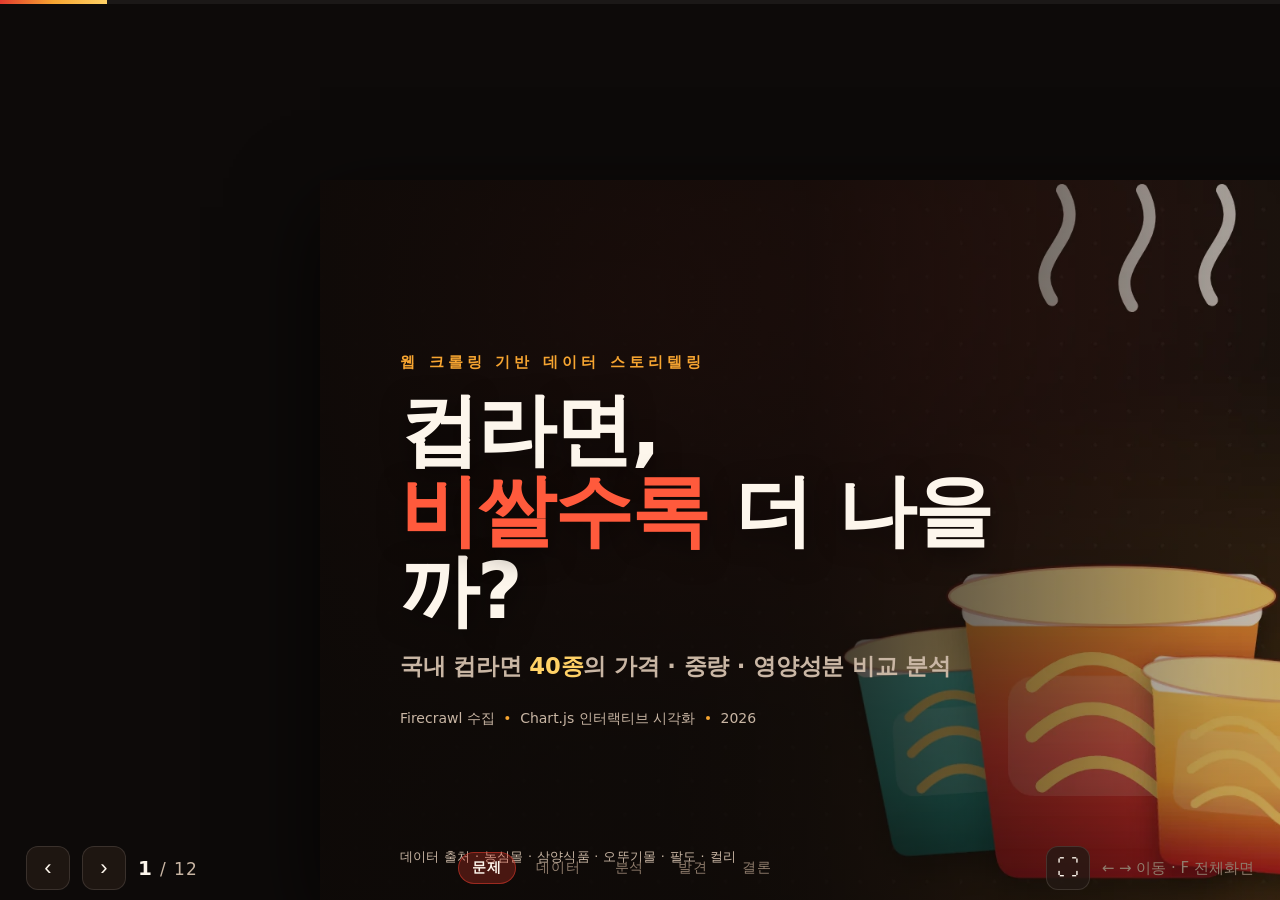
<file: index.html>
<!DOCTYPE html>
<html lang="ko">
<head>
<meta charset="UTF-8" />
<meta name="viewport" content="width=device-width, initial-scale=1.0" />
<title>컵라면, 비쌀수록 더 나을까? · 웹 크롤링 기반 컵라면 가격·영양성분 분석</title>
<link rel="stylesheet" href="css/style.css" />
</head>
<body>
<div class="stage" id="stage">
  <div class="deck" id="deck">

    <!-- 1. COVER (문제 제기) -->
    <section class="slide cover" data-slide="0">
      <img class="cover-bg" src="assets/generated/flow-cover-hero.webp" alt="컵라면과 데이터 시각화를 결합한 히어로 이미지" />
      <div class="cover-scrim"></div>
      <div class="cover-grid">
        <div class="cover-text">
          <div class="eyebrow">웹 크롤링 기반 데이터 스토리텔링</div>
          <h1>컵라면,<br /><span class="hl">비쌀수록</span> 더 나을까?</h1>
          <p class="cover-sub">국내 컵라면 <b>40종</b>의 가격 · 중량 · 영양성분 비교 분석</p>
          <div class="cover-meta">
            <span>Firecrawl 수집</span><span class="dot"></span>
            <span>Chart.js 인터랙티브 시각화</span><span class="dot"></span>
            <span>2026</span>
          </div>
        </div>
      </div>
      <div class="cover-foot">데이터 출처 · 농심몰 · 삼양식품 · 오뚜기몰 · 팔도 · 컬리</div>
    </section>

    <!-- 2. WHY (문제) -->
    <section class="slide" data-slide="1">
      <header class="s-head"><span class="kicker">01 · 문제 제기</span><h2>왜 컵라면 가격·영양인가?</h2></header>
      <div class="why-layout">
        <div class="asset-frame" data-anim="scale">
          <img class="asset-img" src="assets/generated/flow-problem-shelf.webp" alt="다양한 컵라면이 진열된 편의점 선반 일러스트" />
        </div>
        <div class="why-cards">
          <div class="why-card reveal" style="--d:1">
            <div class="why-num count" data-target="40" data-suffix="종">0</div>
            <div class="why-label">수집한 컵라면 제품</div>
            <p>편의점·온라인에서 가장 흔히 사는 한 끼.</p>
          </div>
          <div class="why-card reveal" style="--d:2">
            <div class="why-num">1,080–2,180<span class="unit">원</span></div>
            <div class="why-label">개당 판매가 범위</div>
            <p>같은 1,000원대여도 담긴 양과 영양은 다르다.</p>
          </div>
          <div class="why-card reveal" style="--d:3">
            <div class="why-num">2.3<span class="unit">배</span></div>
            <div class="why-label">100g당 가격 최대 차이</div>
            <p>비싼 제품이 꼭 더 “가성비”라는 보장은 없다.</p>
          </div>
        </div>
      </div>
      <div class="q-strip reveal" style="--d:4">
        <span class="q-title">이번 분석의 질문</span>
        <span class="q">Q1. 가격이 비쌀수록 양이 많을까?</span>
        <span class="q">Q2. 가격이 비쌀수록 열량·단백질도 높을까?</span>
        <span class="q">Q3. 브랜드·국물형/볶음형에 따라 영양은 어떻게 다를까?</span>
      </div>
    </section>

    <!-- 3. DATA COLLECTION (데이터) -->
    <section class="slide" data-slide="2">
      <header class="s-head"><span class="kicker">02 · 데이터 수집</span><h2>Firecrawl로 5개 사이트, 후보 <b class="hl2">282건</b> 수집</h2></header>
      <div class="two-chart">
        <div class="panel" data-anim="left">
          <h3 class="panel-title">수집 파이프라인 <em>Web → Crawl → Clean</em></h3>
          <img class="asset-img inpanel" src="assets/generated/flow-data-pipeline.webp" alt="웹에서 크롤링해 정제 데이터로 만드는 흐름 일러스트" />
        </div>
        <div class="panel reveal" style="--d:1">
          <h3 class="panel-title">사이트별 수집 후보 수 <em>건</em></h3>
          <div class="chart-box" style="height:230px"><canvas id="chartSources"></canvas></div>
          <p class="chart-note">수집 후보 <b>282건</b> → 컵라면만 골라 <b>40종</b>으로 정제</p>
        </div>
      </div>
      <div class="chips-row reveal" style="--d:2">
        <span class="chips-t">수집 변수</span>
        <p class="chips"><span>브랜드</span><span>제품명</span><span>중량</span><span>가격</span><span>묶음수량</span><span>개당가격</span><span>열량</span><span>나트륨</span><span>탄수화물</span><span>당류</span><span>지방</span><span>단백질</span><span>소컵/큰컵</span><span>국물/볶음</span><span>출처 URL</span></p>
      </div>
      <p class="note reveal" style="--d:3">원칙 · 동일 제품 중복 제거 · 확인 불가 값은 추정 없이 <b>null</b> · 모든 값에 <b>출처 URL</b> 보존</p>
    </section>

    <!-- 4. DATASET OVERVIEW (분석 준비) -->
    <section class="slide" data-slide="3">
      <header class="s-head"><span class="kicker">03 · 데이터셋</span><h2>정제된 분석 데이터셋</h2></header>
      <div class="ov-grid">
        <div class="panel reveal" style="--d:0">
          <h3 class="panel-title">브랜드별 제품 수 <em>종</em></h3>
          <div class="chart-box" style="height:290px"><canvas id="chartBrands"></canvas></div>
          <p class="chart-note">4개 브랜드 <b>40종</b> · 가격·중량 32종, 영양성분 14종 보유</p>
        </div>
        <div class="ov-stats">
          <div class="stat reveal" style="--d:1"><span class="stat-v count" data-target="40">0</span><span class="stat-l">분석 제품 수</span></div>
          <div class="stat reveal" style="--d:2"><span class="stat-v count" data-target="32">0</span><span class="stat-l">가격·중량 보유</span></div>
          <div class="stat reveal" style="--d:3"><span class="stat-v count" data-target="14">0</span><span class="stat-l">영양성분 보유</span></div>
          <div class="stat reveal" style="--d:4"><span class="stat-v">103<span class="unit">g</span></span><span class="stat-l">평균 중량</span></div>
        </div>
      </div>
      <div class="qa-strip reveal" style="--d:5"><span class="qa-t">질문 A–G → 결과</span><span class="qa-chip"><b>A</b>가격↔중량 약함(r0.41)</span><span class="qa-chip"><b>B</b>가격↔열량 약함(r0.41)</span><span class="qa-chip"><b>C</b>브랜드 가격차 ~200원</span><span class="qa-chip"><b>D</b>팔도 나트륨 +30%</span><span class="qa-chip"><b>E</b>중량↔나트륨 강함(r0.71)</span><span class="qa-chip"><b>F</b>국물 나트륨↑·볶음 당류↑</span><span class="qa-chip"><b>G</b>최저 1,005원/100g</span></div>
    </section>

    <!-- 5. PRICE ANALYSIS (발견) -->
    <section class="slide" data-slide="4">
      <header class="s-head"><span class="kicker">04 · 분석 — 가격</span><h2>브랜드별 가격 — 큰 차이는 없다</h2></header>
      <div class="two-chart">
        <div class="panel reveal" style="--d:0">
          <h3 class="panel-title">평균 개당가격 <em>원</em></h3>
          <div class="chart-box" style="height:250px"><canvas id="chartPrice"></canvas></div>
          <p class="chart-note"><span class="qbadge">Q3</span>평균 1,353~1,550원 · 차이는 <b>약 200원</b>뿐</p>
        </div>
        <div class="panel reveal" style="--d:1">
          <h3 class="panel-title">평균 100g당 가격 <em>원/100g</em></h3>
          <div class="chart-box" style="height:250px"><canvas id="chartPrice100"></canvas></div>
          <p class="chart-note">용량 기준으론 <b>농심이 가장 비싸다</b> (1,797원/100g)</p>
        </div>
      </div>
      <div class="insight-row reveal" style="--d:2">
        <div class="insight"><span class="insight-k">개당</span>브랜드 평균 격차 <b>약 200원</b></div>
        <div class="insight"><span class="insight-k">100g당</span>삼양 1,324 &lt; 오뚜기 1,542 &lt; <b>농심 1,797</b></div>
      </div>
    </section>

    <!-- 6. QUANTITY VS PRICE -->
    <section class="slide" data-slide="5">
      <header class="s-head"><span class="kicker">04 · 분석 — 가격 × 중량</span><h2>가격이 높다고 양이 많은 건 아니다</h2></header>
      <div class="split">
        <div class="panel reveal" style="--d:0">
          <h3 class="panel-title">가격 × 중량 분포 <em>32개 제품</em></h3>
          <div class="chart-box" style="height:300px"><canvas id="chartPriceWeight"></canvas></div>
          <p class="chart-note"><span class="qbadge">Q1</span>상관 <b>r = 0.41</b> · 같은 1,400원대에서 중량이 2배 이상 벌어진다</p>
        </div>
        <div class="side-facts">
          <div class="asset-frame small" data-anim="right">
            <img class="asset-img" src="assets/generated/flow-size-comparison.webp" alt="작은 컵과 큰 컵의 크기 비교 일러스트" />
          </div>
          <div class="big-r reveal" style="--d:2"><span class="big-r-v">r = 0.41</span><span class="big-r-l">Pearson 상관 (n=31, 이상치 1개 제외)</span></div>
          <ul class="facts reveal" style="--d:2">
            <li>1,400원대 중량 <b>62g~134g</b>로 2배 이상 차이</li>
            <li>1000원당 중량 최고 · <b>삼양 큰컵 짜짜로니</b> 99.5g</li>
            <li>1000원당 최저권 · 소컵(62~67g) 제품</li>
          </ul>
        </div>
      </div>
    </section>

    <!-- 7. CALORIES -->
    <section class="slide" data-slide="6">
      <header class="s-head"><span class="kicker">04 · 분석 — 열량</span><h2>열량은 280~575kcal 구간</h2></header>
      <div class="split">
        <div class="panel reveal" style="--d:0">
          <h3 class="panel-title">제품별 1회 제공 열량 <em>kcal</em></h3>
          <div class="chart-box" style="height:360px"><canvas id="chartKcal"></canvas></div>
          <p class="chart-note">최저 <b>280kcal</b>(컵 불닭볶음면) ~ 최고 <b>575kcal</b>(4가지치즈불닭) · 대부분 400~500kcal</p>
        </div>
        <div class="side-facts">
          <div class="panel reveal" style="--d:1">
            <h3 class="panel-title">가격 × 열량 분포 <em>n=5</em></h3>
            <div class="chart-box" style="height:300px"><canvas id="chartPriceKcal"></canvas></div>
            <p class="chart-note"><span class="qbadge">Q2</span>가격이 비쌀수록 열량도 약간 높다 <b>r = 0.41</b> (표본 작음 · 참고용)</p>
          </div>
        </div>
      </div>
    </section>

    <!-- 8. SODIUM -->
    <section class="slide" data-slide="7">
      <header class="s-head"><span class="kicker">04 · 분석 — 나트륨</span><h2>나트륨 — 중량과 함께 증가</h2></header>
      <div class="two-chart">
        <div class="panel reveal" style="--d:0">
          <h3 class="panel-title">브랜드별 평균 나트륨 <em>mg</em></h3>
          <div class="chart-box" style="height:240px"><canvas id="chartSodiumBrand"></canvas></div>
          <p class="chart-note"><span class="qbadge">Q4</span>팔도 <b>1,516mg</b> &gt; 삼양 1,166mg (<b>+30%</b>)</p>
        </div>
        <div class="panel reveal" style="--d:1">
          <h3 class="panel-title">중량 × 나트륨 분포 <em>n=5</em></h3>
          <div class="chart-box" style="height:240px"><canvas id="chartWeightSodium"></canvas></div>
          <p class="chart-note"><span class="qbadge">Q5</span>중량↑ → 나트륨↑ <b>r = 0.71</b> (삼양 5종)</p>
        </div>
      </div>
      <p class="note reveal" style="--d:2">중량이 커지면 나트륨도 함께 커지는 경향(상관관계)이며, 인과관계로 해석해서는 안 됩니다.</p>
    </section>

    <!-- 9. SOUP VS STIR-FRIED -->
    <section class="slide" data-slide="8">
      <header class="s-head"><span class="kicker">04 · 분석 — 유형</span><h2>국물형은 나트륨, 볶음형은 당류</h2></header>
      <div class="two-chart">
        <div class="panel" data-anim="left">
          <h3 class="panel-title">국물형 vs 볶음형 <em>editorial</em></h3>
          <img class="asset-img inpanel" src="assets/generated/flow-soup-vs-stir.webp" alt="국물형과 볶음형 컵라면을 좌우로 비교한 일러스트" />
        </div>
        <div class="panel reveal" style="--d:1">
          <h3 class="panel-title">영양소 평균 비교 <em>g</em></h3>
          <div class="chart-box" style="height:250px"><canvas id="chartCategory"></canvas></div>
          <p class="chart-note"><span class="qbadge">Q6</span>볶음형 당류가 국물형의 <b>약 2.3배</b> · 탄수화물·단백질은 비슷</p>
        </div>
      </div>
      <div class="insight-row reveal" style="--d:2">
        <div class="insight"><span class="insight-k">나트륨</span>국물형 <b>1,612mg</b> &gt; 볶음형 1,230mg (<b>+31%</b>)</div>
        <div class="insight"><span class="insight-k">당류</span>볶음형 <b>10.0g</b> &gt; 국물형 4.3g (<b>×2.3</b>)</div>
      </div>
    </section>

    <!-- 10. BEST VALUE -->
    <section class="slide" data-slide="9">
      <header class="s-head"><span class="kicker">05 · 발견 — 가성비</span><h2>“가성비”는 100g당 가격으로 본다</h2></header>
      <div class="panel wide reveal" style="--d:0">
        <h3 class="panel-title">100g당 가격 랭킹 — 낮을수록 용량 대비 저렴 <em>원/100g</em></h3>
        <div class="chart-box" style="height:270px">        <canvas id="chartValue"></canvas></div>
        <p class="chart-note"><span class="qbadge">Q7</span>최저 <b>1,005원</b> ↔ 최고 <b>2,307원</b> · 같은 1,000원대에서도 <b>약 2.3배</b> 차이</p>
      </div>
      <div class="insight-row reveal" style="--d:1">
        <div class="insight"><span class="insight-k">최저</span>삼양 큰컵 짜짜로니 <b>1,005원/100g</b></div>
        <div class="insight"><span class="insight-k">최고</span>농심 너구리컵 <b>2,307원/100g</b></div>
      </div>
    </section>

    <!-- 11. KEY INSIGHTS (발견) -->
    <section class="slide" data-slide="10">
      <header class="s-head"><span class="kicker">06 · 핵심 발견</span><h2>분석이 말해주는 것</h2></header>
      <div class="key-banner reveal" style="--d:0">가격은 품질의 지표가 아니었다 — <b>중량·나트륨은 따로 봐야 한다</b></div>
      <div class="key-grid">
        <div class="key-card reveal" style="--d:1"><span class="key-i">01</span><h3>가격 ≠ 용량</h3><p>가격×중량 상관 <b>r=0.41</b>. 비싼 컵라면이 항상 더 많지는 않습니다.</p></div>
        <div class="key-card reveal" style="--d:2"><span class="key-i">02</span><h3>100g당 가격이 핵심</h3><p>같은 1,000원대에서 100g당 가격이 <b>최대 2.3배</b> 차이납니다.</p></div>
        <div class="key-card reveal" style="--d:3"><span class="key-i">03</span><h3>국물형은 나트륨 ↑</h3><p>국물형 <b>1,612mg</b> vs 볶음형 1,230mg. 국물까지 마시면 차이는 더 커집니다.</p></div>
        <div class="key-card reveal" style="--d:4"><span class="key-i">04</span><h3>중량↑ → 나트륨↑</h3><p>중량×나트륨 <b>r=0.71</b>. 큰 컵은 그만큼 나트륨도 큽니다.</p></div>
      </div>
    </section>

    <!-- 12. LIMITATIONS & CONCLUSION -->
    <section class="slide conclusion" data-slide="11">
      <header class="s-head"><span class="kicker">07 · 한계 &amp; 결론</span><h2>한계를 밝히고, 결론을 정리하면</h2></header>
      <div class="lim-grid with-art">
        <div class="lim-col reveal" style="--d:0">
          <h3>한계 (Limitations)</h3>
          <ul>
            <li>판매가는 <b>수집 시점</b> 기준, 변동 가능</li>
            <li>농심·오뚜기 영양라벨이 이미지 → <b>영양값 결측</b></li>
            <li>팔도는 제조사 페이지 → <b>가격·중량 없음</b></li>
            <li>상관관계는 <b>인과관계가 아님</b></li>
          </ul>
        </div>
        <div class="lim-col take reveal" style="--d:1">
          <h3>결론 (Takeaway)</h3>
          <p class="take-big">값이 비싸다고<br />더 좋은 것은 아니다.</p>
          <p class="take-sub"><b>100g당 가격</b>과 <b>나트륨</b>을 함께 보면, 같은 1,000원대에서도 선택의 기준이 달라진다.</p>
          <div class="take-links">
            <span>데이터 40종</span><span class="dot"></span>
            <span>출처 5개 사이트</span><span class="dot"></span>
            <span>그래프 9종</span>
          </div>
        </div>
        <div class="asset-frame reveal" style="--d:2" data-anim="right">
          <img class="asset-img" src="assets/generated/flow-closing.webp" alt="컵라면과 데이터 시각화를 결합한 클로징 일러스트" />
        </div>
      </div>
    </section>

  </div>

  <div class="hud">
    <div class="progress"><div class="progress-bar" id="progressBar"></div></div>
    <div class="hud-left">
      <button class="hud-btn" id="prevBtn" aria-label="이전">‹</button>
      <button class="hud-btn" id="nextBtn" aria-label="다음">›</button>
      <span class="slide-no"><b id="curNo">1</b> / 12</span>
    </div>
    <div class="steps" id="steps">
      <span data-act="문제">문제</span>
      <span data-act="데이터">데이터</span>
      <span data-act="분석">분석</span>
      <span data-act="발견">발견</span>
      <span data-act="결론">결론</span>
    </div>
    <div class="hud-right">
      <button class="hud-btn" id="fsBtn" aria-label="전체화면">⛶</button>
      <span class="hint">← → 이동 · F 전체화면</span>
    </div>
  </div>
</div>

<script src="js/vendor/chart.umd.min.js"></script>
<script src="js/vendor/anime.min.js"></script>
<script src="js/data.js"></script>
<script src="js/deck.js"></script>
</body>
</html>
</file>
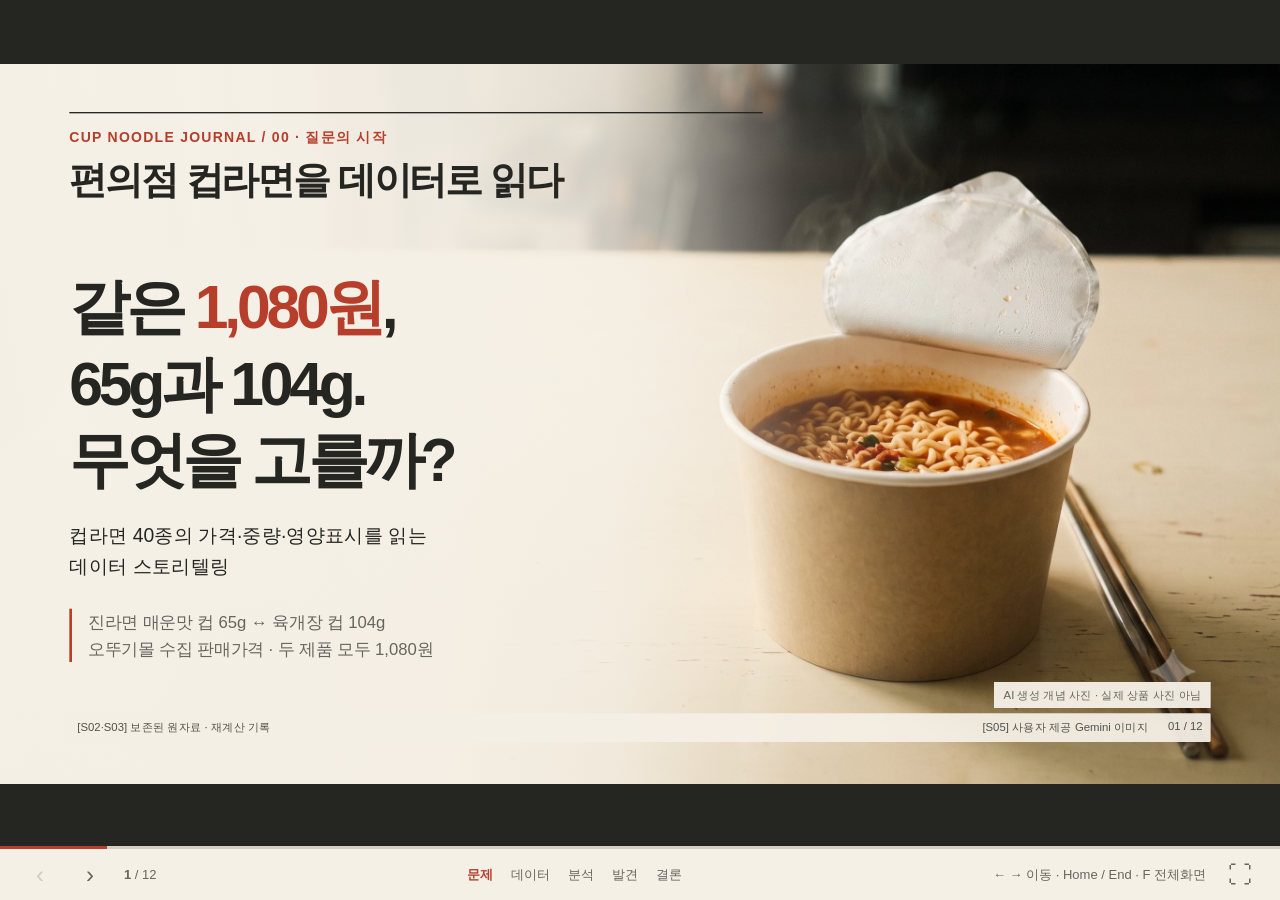
<file: ramen-v2/site/index.html>
<!doctype html><html lang="ko"><head><meta charset="utf-8"><meta name="viewport" content="width=device-width,initial-scale=1"><meta name="color-scheme" content="light"><title>컵라면, 가격표 너머를 읽다 · 데이터 스토리텔링</title><link rel="icon" href="data:,"><link rel="stylesheet" href="css/style.css"></head><body><div class="stage"><main class="deck" id="deck" aria-label="컵라면 데이터 발표 12장"><section class="slide cover" data-slide="0" aria-labelledby="title-1">
<header class="s-head"><span class="kicker">CUP NOODLE JOURNAL / 00 · 질문의 시작</span><h2 id="title-1">편의점 컵라면을 데이터로 읽다</h2></header>

<img class="hero-image photo" src="assets/generated/nano-cover-hero.webp" alt="오른쪽 컵라면 한 개와 왼쪽 여백을 둔 AI 생성 개념 사진"><div class="hero-wash"></div>
<div class="cover-content"><h1>같은 <b>1,080원</b>,<br>65g과 104g.<br>무엇을 고를까?</h1>
<p class="cover-sub">컵라면 40종의 가격·중량·영양표시를 읽는<br>데이터 스토리텔링</p>
<p class="cover-example">진라면 매운맛 컵 65g ↔ 육개장 컵 104g<br>오뚜기몰 수집 판매가격 · 두 제품 모두 1,080원</p></div>
<span class="image-credit">AI 생성 개념 사진 · 실제 상품 사진 아님</span>

<footer class="source"><a href="references/S03_ramen_audit.md" target="_blank" rel="noopener">[S02·S03] 보존된 원자료 · 재계산 기록</a><a class="image-source" href="references/S05_user_gemini_images.md" target="_blank" rel="noopener">[S05] 사용자 제공 Gemini 이미지</a><span class="folio">01 / 12</span></footer>
<aside class="notes">온라인 판매가격이며 편의점 현장가격이 아니다. 동일 가격 실제 사례로 질문을 시작한다. 맛·선호·만족도는 측정하지 않았다.</aside></section>
<section class="slide " data-slide="1" aria-labelledby="title-2">
<header class="s-head"><span class="kicker">CUP NOODLE JOURNAL / 01 · 문제 제기</span><h2 id="title-2">가격표만으로 <b>얼마나 알 수 있을까?</b></h2></header>
<div class="body split"><figure class="asset-frame shelf"><img class="photo" src="assets/generated/nano-problem-shelf.webp" alt="다양한 컵라면이 놓인 편의점 진열대의 AI 생성 개념 사진"><figcaption title="사용자 제공 Gemini 생성 이미지 · 모델·생성 시각 미확인">AI 생성 개념 사진 · 실제 상품 사진 아님</figcaption></figure>
<div class="questions"><div class="question"><span>01</span><div>가격이 높으면 양도 많을까?<small>개당가격과 중량을 함께 비교한다.</small></div></div>
<div class="question"><span>02</span><div>가격으로 영양도 알 수 있을까?<small>열량·단백질·나트륨을 구분해서 본다.</small></div></div>
<div class="question"><span>03</span><div>비교의 기준을 바꾸면?<small>개당 가격에서 100g당 가격으로.</small></div></div></div></div>
<p class="interpretation">이번 분석의 ‘가성비’는 <b>용량 대비 가격</b>을 뜻한다. 맛이나 만족도를 평가하지 않는다.</p>
<footer class="source"><a href="references/S03_ramen_audit.md" target="_blank" rel="noopener">[S02·S03] 보존된 원자료 · 재계산 기록</a><a class="image-source" href="references/S05_user_gemini_images.md" target="_blank" rel="noopener">[S05] 사용자 제공 Gemini 이미지</a><span class="folio">02 / 12</span></footer>
<aside class="notes"></aside></section>
<section class="slide " data-slide="2" aria-labelledby="title-3">
<header class="s-head"><span class="kicker">CUP NOODLE JOURNAL / 02 · 수집과 정제</span><h2 id="title-3">보존된 원본 <b>202행</b>에서 컵라면 <b>40종</b>으로</h2></header>
<div class="body two-chart"><div>
<div class="flow"><div><strong>202</strong><small>원본 CSV 행</small></div><span class="arrow">→</span><div><strong style="color:var(--red)">40</strong><small>분석용 선정 제품</small></div></div>
<ol class="process"><li><span>01</span>컵라면·용기면 선정 목록 적용</li><li><span>02</span>동일 제품은 묶음수량이 적은 행 선택</li><li><span>03</span>묶음 판매가격 ÷ 수량 → 개당가격</li><li><span>04</span>확인되지 않은 값은 결측으로 보존</li></ol></div>
<div class="panel"><h3>수집·해석에서 구분할 것</h3><p class="callout">가격·영양 출처는 제조사·공식몰.<small>농심몰 · 오뚜기몰 · 삼양식품 · 팔도<br>컬리는 원본 후보에 포함, 최종 40종 출처는 4곳.</small></p>
<p class="meta" style="margin-top:35px">정확한 수집일 · 할인·배송비 처리 기준은<br>보존 자료에서 확인되지 않았다.</p>
<p class="meta" style="margin-top:26px">기존 ‘282건’은 스크립트의 후보 수 기록.<br>원본 202행과의 차이는 검증 대기.</p></div></div>
<p class="interpretation">이 자료는 <b>선정된 온라인 상품 표본</b>이며, 편의점 전체 상품이나 현재 판매가를 대표하지 않는다.</p>
<footer class="source"><a href="references/S03_ramen_audit.md" target="_blank" rel="noopener">[S02·S03] 보존된 원자료 · 재계산 기록</a><span class="folio">03 / 12</span></footer>
<aside class="notes">수집은 기존 Firecrawl 산출물이다. 수집일을 파일 수정일로 추정하지 않는다. 중간 단계별 제거 수는 로그가 없으므로 그리지 않는다.</aside></section>
<section class="slide " data-slide="3" aria-labelledby="title-4">
<header class="s-head"><span class="kicker">CUP NOODLE JOURNAL / 02 · 데이터의 범위</span><h2 id="title-4">40종이지만, <b>질문마다 표본이 다르다</b></h2></header>
<div class="body two-chart">
<div class="panel"><h3>선정 제품의 브랜드 구성</h3><div class="chart-box " data-chart="brandCount" aria-label="선정 제품의 브랜드 구성"></div><p class="chart-note">전체 n=40 · 농심 12 / 오뚜기 10 / 삼양 10 / 팔도 8</p></div>
<div class="panel"><h3>분석에 쓸 수 있는 값과 결측</h3><table class="missing-table"><thead><tr><th>분석 항목</th><th>보유</th><th>결측</th></tr></thead><tbody><tr><td>가격 + 중량</td><td>32종</td><td>8종</td></tr><tr><td>열량·영양성분</td><td>14종</td><td>26종</td></tr><tr><td>가격 + 열량</td><td>6종</td><td>34종</td></tr></tbody></table>
<p class="meta">영양 보유: 삼양 6종 · 팔도 8종<br>팔도는 가격·중량이 없어 가격 분석에서 빠진다.</p></div></div>
<p class="interpretation">결측은 0이 아니다. <b>해당 값이 확인되는 제품만</b> 각 분석에 사용한다.</p>
<footer class="source"><a href="references/S03_ramen_audit.md" target="_blank" rel="noopener">[S02·S03] 보존된 원자료 · 재계산 기록</a><span class="folio">04 / 12</span></footer>
<aside class="notes"></aside></section>
<section class="slide " data-slide="4" aria-labelledby="title-5">
<header class="s-head"><span class="kicker">CUP NOODLE JOURNAL / 03 · 가격 비교</span><h2 id="title-5">개당 평균은 비슷해도, <b>용량 기준은 다르다</b></h2></header>
<div class="body two-chart">
<div class="panel"><h3>브랜드별 평균 개당가격 · 원/개</h3><div class="chart-box " data-chart="priceBrand" aria-label="브랜드별 평균 개당가격 · 원/개"></div><p class="chart-note">전체 가격 보유 n=32 · 농심 n=12 / 오뚜기 n=10 / 삼양 n=10</p></div>
<div class="panel"><h3>브랜드별 평균 100g당 가격 · 원/100g</h3><div class="chart-box " data-chart="price100" aria-label="브랜드별 평균 100g당 가격 · 원/100g"></div><p class="chart-note">제품별 (판매가격 ÷ 묶음수량 ÷ 중량 × 100)의 단순평균</p></div></div>
<p class="interpretation">전체 표본의 개당 평균은 약 1,509~1,550원. <b>용량을 맞추면 브랜드 간 차이가 더 드러난다.</b></p>
<footer class="source"><a href="references/S03_ramen_audit.md" target="_blank" rel="noopener">[S02·S03] 보존된 원자료 · 재계산 기록</a><span class="folio">05 / 12</span></footer>
<aside class="notes">팔도 가격 결측 n=8 제외. 주 분석은 가격 이상치도 포함한다. 브랜드 구색 차이가 있으므로 브랜드 효과로 해석하지 않는다. 평균은 제품별 동일 가중치, 비율의 평균이다.</aside></section>
<section class="slide " data-slide="5" aria-labelledby="title-6">
<header class="s-head"><span class="kicker">CUP NOODLE JOURNAL / 03 · 가격 × 중량</span><h2 id="title-6">가격 하나로 <b>중량을 설명하기는 어렵다</b></h2></header>
<div class="body split wide-left">
<div class="panel"><h3>가격 × 중량 · 전체 n=32</h3><div class="chart-box tall" data-chart="priceWeight" aria-label="가격 × 중량 · 전체 n=32"></div><p class="chart-note">모든 가격·중량 보유 제품 포함 · 점선은 전체 표본의 선형 추세</p></div>
<div class="side-facts"><div><span class="badge">주 분석 · n=32</span><p class="big-number">0.339<small> r</small></p><p class="meta">Pearson 상관 · 양의 관계가 관찰됨</p></div>
<p class="callout">동일 1,080원에서도<br><b>65g ↔ 104g</b><small>진라면 매운맛 컵 / 육개장 컵</small></p>
<p class="meta">민감도 분석: 1종 제외 시 n=31 · r=0.411<br>제외 기준: 100g당 가격 &gt; Q3 + 1.5·IQR<br>상한 2,761.57원/100g · 오류로 단정하지 않음</p>
<figure class="asset-frame "><img class="photo" src="assets/generated/nano-size-comparison.webp" alt="작은 컵과 큰 컵을 나란히 놓은 AI 생성 개념 사진 · 정확한 중량비를 의미하지 않음"><figcaption title="사용자 제공 Gemini 생성 이미지 · 모델·생성 시각 미확인">AI 생성 개념 사진 · 실제 상품 사진 아님</figcaption></figure></div></div>
<p class="interpretation">가격과 중량은 함께 움직이기도 하지만, <b>개별 제품의 중량은 직접 확인해야 한다.</b></p>
<footer class="source"><a href="references/S03_ramen_audit.md" target="_blank" rel="noopener">[S02·S03] 보존된 원자료 · 재계산 기록</a><a class="image-source" href="references/S05_user_gemini_images.md" target="_blank" rel="noopener">[S05] 사용자 제공 Gemini 이미지</a><span class="folio">06 / 12</span></footer>
<aside class="notes">제외 규칙: 전체 가격 보유 32종의 100g당 가격, exclusive quartiles Q3+1.5IQR 초과. 상한 2761.57원/100g. 큰컵 치즈불닭볶음면 2767.86원/100g만 해당. 오류 증거는 없으므로 본 산점도는 포함. 개념 사진은 실제 중량비를 증명하지 않는다.</aside></section>
<section class="slide " data-slide="6" aria-labelledby="title-7">
<header class="s-head"><span class="kicker">CUP NOODLE JOURNAL / 03 · 열량과 가격</span><h2 id="title-7">열량 범위는 넓고, <b>가격과의 연결은 불확실하다</b></h2></header>
<div class="body split wide-left">
<div class="panel"><h3>제품별 영양표시 열량 · kcal/개 · n=14</h3><div class="chart-box tall" data-chart="kcal" aria-label="제품별 영양표시 열량 · kcal/개 · n=14"></div><p class="chart-note">삼양 6종 · 팔도 8종 / 1개당 기록 · 원라벨 대조 대기</p></div>
<div><div class="panel"><h3>가격 × 열량 · 삼양 6종</h3><div class="chart-box compact" data-chart="priceKcal" aria-label="가격 × 열량 · 삼양 6종"></div><p class="chart-note">전체 n=6 · r=0.157 / 가격·열량 동시 보유 제품만</p></div>
<p class="callout" style="margin-top:26px">제외에 따라 달라지는 결과<small>가격 이상치 제외: n=5 · r=0.405<br>단백질 r=−0.027 (n=6), 제외 시 −0.136 (n=5)<br><b>소표본 탐색 결과 · 전체 컵라면으로 일반화 불가</b></small></p></div></div>
<p class="interpretation">영양표시 열량은 280~535kcal. <b>가격으로 열량·단백질을 예측한다는 결론은 보류한다.</b></p>
<footer class="source"><a href="references/S03_ramen_audit.md" target="_blank" rel="noopener">[S02·S03] 보존된 원자료 · 재계산 기록</a><span class="folio">07 / 12</span></footer>
<aside class="notes">영양값은 기존 파서의 제품별 기록을 1개당으로 해석. 포장 단위 원라벨 대조는 미완료. 팔도 중량 결측이므로 전체 14종을 100g당 열량으로 비교하지 않는다.</aside></section>
<section class="slide " data-slide="7" aria-labelledby="title-8">
<header class="s-head"><span class="kicker">CUP NOODLE JOURNAL / 03 · 나트륨</span><h2 id="title-8">나트륨은 <b>1개당 표시량과 중량</b>을 함께 읽자</h2></header>
<div class="body two-chart">
<div class="panel"><h3>브랜드별 평균 나트륨 · mg/개</h3><div class="chart-box " data-chart="sodiumBrand" aria-label="브랜드별 평균 나트륨 · mg/개"></div><p class="chart-note">영양 보유 n=14 · 삼양 n=6 / 팔도 n=8 / 제품 구성·중량 미보정</p></div>
<div><div class="panel"><h3>중량 × 나트륨 · 삼양 6종</h3><div class="chart-box " data-chart="weightSodium" aria-label="중량 × 나트륨 · 삼양 6종"></div><p class="chart-note">전체 n=6 · r=0.687 / 이상치 제외 n=5 · r=0.714</p></div>
<p class="callout" style="margin-top:20px">탐색적 관계 · 인과관계 아님<small>n=5·6 모두 삼양 일부 제품에 한정.<br>중량 보정 나트륨은 이 6종에서 895.7~1,472.7mg/100g.</small></p></div></div>
<p class="interpretation">브랜드 평균 차이는 <b>선정 제품의 차이</b>이기도 하다. 실제 섭취 나트륨을 측정한 결과는 아니다.</p>
<footer class="source"><a href="references/S03_ramen_audit.md" target="_blank" rel="noopener">[S02·S03] 보존된 원자료 · 재계산 기록</a><span class="folio">08 / 12</span></footer>
<aside class="notes"></aside></section>
<section class="slide " data-slide="8" aria-labelledby="title-9">
<header class="s-head"><span class="kicker">CUP NOODLE JOURNAL / 03 · 국물형과 볶음형</span><h2 id="title-9">유형별 차이는 보이지만, <b>분류 확인이 먼저다</b></h2></header>
<div class="body"><div class="category-layout"><figure class="asset-frame "><img src="assets/generated/flow-soup-vs-stir.webp" alt="국물형과 볶음형의 개념 삽화"><figcaption>개념 삽화 · 사진 미제공</figcaption></figure>
<div class="panel"><h3>나트륨 평균 · mg/개</h3><div class="chart-box " data-chart="categorySodium" aria-label="나트륨 평균 · mg/개"></div><p class="chart-note">국물형 n=6 / 볶음형 n=6 · 원자료 유형 기준</p></div>
<div class="panel"><h3>당류 평균 · g/개</h3><div class="chart-box " data-chart="categorySugar" aria-label="당류 평균 · g/개"></div><p class="chart-note">국물형 n=6 / 볶음형 n=6 · 원자료 유형 기준</p></div></div>
<p class="meta" style="margin-top:28px">영양 14종 중 유형 미분류 2종 제외 · 브랜드 구성과 중량 미보정 · 유형별로 서로 다른 제품 비교</p>
<p class="callout" style="margin-top:25px">잠정 탐색값: 국물형은 나트륨, 볶음형은 당류 평균이 높다.<small>‘큰컵 간짬뽕’의 국물형 표기 등 원자료 분류는 재확인 필요. 분류를 임의 수정하지 않았다.</small></p></div>
<p class="interpretation">이는 <b>현재 분류된 표본의 기술통계</b>다. 유형 전체의 특성이나 실제 섭취량 차이로 확대하지 않는다.</p>
<footer class="source"><a href="references/S03_ramen_audit.md" target="_blank" rel="noopener">[S02·S03] 보존된 원자료 · 재계산 기록</a><span class="folio">09 / 12</span></footer>
<aside class="notes"></aside></section>
<section class="slide " data-slide="9" aria-labelledby="title-10">
<header class="s-head"><span class="kicker">CUP NOODLE JOURNAL / 04 · 비교 기준 바꾸기</span><h2 id="title-10">용량 대비 가격은 <b>100g으로 맞춰 비교한다</b></h2></header>
<div class="body">
<div class="panel"><h3>100g당 가격 순위 · 원/100g · 전체 n=32 중 양끝 각 5종</h3><div class="chart-box tall" data-chart="valueRank" aria-label="100g당 가격 순위 · 원/100g · 전체 n=32 중 양끝 각 5종"></div><p class="chart-note">오름차순 · 가운데 22종은 생략 / 전체 최소 1,005원 ↔ 최대 2,768원 / 약 2.75배</p></div>
<p class="meta">가격 이상치도 포함. 큰컵 치즈불닭볶음면 제외 시 n=31, 최대는 너구리컵 2,306원/100g.</p></div>
<p class="interpretation">낮을수록 <b>용량 대비 저렴하다</b>. 이 순위는 맛·영양 균형·만족도의 순위가 아니다.</p>
<footer class="source"><a href="references/S03_ramen_audit.md" target="_blank" rel="noopener">[S02·S03] 보존된 원자료 · 재계산 기록</a><span class="folio">10 / 12</span></footer>
<aside class="notes"></aside></section>
<section class="slide " data-slide="10" aria-labelledby="title-11">
<header class="s-head"><span class="kicker">CUP NOODLE JOURNAL / 04 · 발견 정리</span><h2 id="title-11">데이터가 허용하는 결론은 <b>여기까지</b></h2></header>
<div class="body summary-list">
<div class="summary-row"><span class="num">01</span><h3>중량은 따로 확인</h3><p>같은 1,080원에도 65g과 104g.<small>가격·중량 n=32 · Pearson r=0.339 / 제외 후 n=31 · r=0.411</small></p></div>
<div class="summary-row"><span class="num">02</span><h3>비교 기준은 100g</h3><p>제품별 용량 대비 가격의 전체 범위는 약 2.75배.<small>가격·중량 n=32 · 이상치도 포함 / 맛·만족도는 측정하지 않음</small></p></div>
<div class="summary-row"><span class="num">03</span><h3>영양 해석은 신중히</h3><p>가격과 영양의 관계는 삼양 6종의 탐색 결과.<small>제외 후 n=5 분석도 일반화 불가 / 유형 분류·영양 라벨 대조 대기</small></p></div></div>
<p class="interpretation">가격은 출발점이다. <b>용량과 영양표시를 함께 읽어야 비교의 범위가 넓어진다.</b></p>
<footer class="source"><a href="references/S03_ramen_audit.md" target="_blank" rel="noopener">[S02·S03] 보존된 원자료 · 재계산 기록</a><span class="folio">11 / 12</span></footer>
<aside class="notes"></aside></section>
<section class="slide conclusion" data-slide="11" aria-labelledby="title-12">
<header class="s-head"><span class="kicker">CUP NOODLE JOURNAL / 05 · 한계와 결론</span><h2 id="title-12">다음 한 끼를 고를 때</h2></header>

<img class="hero-image photo" src="assets/generated/nano-closing.webp" alt="컵라면 한 개와 젓가락을 배치한 AI 생성 결론 사진"><div class="hero-wash"></div>
<div class="cover-content"><h2 class="takeaway">가격만으로<br>용량과 영양을<br>판단하기 어렵다.</h2>
<p class="take-sub"><b style="color:var(--red)">용량 대비 가격</b>과 <b style="color:var(--red)">영양표시</b>를<br>함께 보자.</p>
<div class="limitations">분석의 경계<br>선정 표본 40종 · 가격·중량 32종 · 영양 14종<br>가격–영양은 삼양 6종, 제외 후 5종의 탐색 결과<br>수집일·할인·배송비 기준 미확인 / 유형·원라벨 검증 대기</div></div>
<span class="image-credit">AI 생성 개념 사진 · 실제 상품 사진 아님</span>

<footer class="source"><a href="references/S03_ramen_audit.md" target="_blank" rel="noopener">[S02·S03] 보존된 원자료 · 재계산 기록</a><a class="image-source" href="references/S05_user_gemini_images.md" target="_blank" rel="noopener">[S05] 사용자 제공 Gemini 이미지</a><span class="folio">12 / 12</span></footer>
<aside class="notes"></aside></section></main><nav class="hud" aria-label="발표 조작"><div class="progress"><div class="progress-bar" id="progressBar"></div></div><div class="hud-left"><button class="hud-btn" id="prevBtn" aria-label="이전 슬라이드">‹</button><button class="hud-btn" id="nextBtn" aria-label="다음 슬라이드">›</button><span aria-live="polite"><b id="curNo">1</b> / 12</span></div><div class="steps" id="steps"><span>문제</span><span>데이터</span><span>분석</span><span>발견</span><span>결론</span></div><div class="hud-right"><span class="hint">← → 이동 · Home / End · F 전체화면</span><button class="hud-btn" id="fsBtn" aria-label="전체화면">⛶</button></div></nav></div><script src="js/data.js"></script><script src="js/deck.js"></script></body></html>
</file>
<file: css/style.css>
:root{
  --bg:#171210;
  --panel:#241a15;
  --panel-2:#2c201a;
  --line:rgba(253,246,236,.12);
  --cream:#FDF6EC;
  --muted:#C9B6A4;
  --dim:#8f7c6c;
  --red:#E23B2E;
  --red-2:#ff5a3c;
  --orange:#F7A531;
  --yellow:#FFD166;
  --teal:#2A9D8F;
  --green:#8AC926;
  --shadow:0 24px 60px rgba(0,0,0,.45);
}
*{box-sizing:border-box;margin:0;padding:0}
html,body{height:100%;background:#0d0a09;overflow:hidden;font-family:"Pretendard","Malgun Gothic","Apple SD Gothic Neo","Noto Sans KR",system-ui,sans-serif;color:var(--cream)}
.stage{position:fixed;inset:0;display:grid;place-items:center}
.deck{position:relative;width:1920px;height:1080px;transform-origin:center center;background:
  radial-gradient(1200px 700px at 15% 8%, rgba(226,59,46,.16), transparent 60%),
  radial-gradient(1100px 800px at 90% 95%, rgba(247,165,49,.14), transparent 60%),
  var(--bg);
  box-shadow:0 40px 120px rgba(0,0,0,.7);overflow:hidden}
.slide{position:absolute;inset:0;padding:88px 120px 104px;opacity:0;visibility:hidden;transition:opacity .5s ease, transform .5s ease;transform:translateY(18px);display:flex;flex-direction:column;justify-content:center}
.slide.is-active{opacity:1;visibility:visible;transform:none;z-index:2}
.slide.leaving{opacity:0;transform:translateY(-18px)}

.s-head{margin-bottom:44px}
.kicker{display:inline-block;font-size:20px;letter-spacing:.28em;text-transform:uppercase;color:var(--orange);font-weight:800;margin-bottom:14px}
.s-head h2{font-size:62px;line-height:1.08;font-weight:900;letter-spacing:-.01em}
.note{margin-top:26px;font-size:19px;line-height:1.5;color:var(--muted);border-left:3px solid var(--red);padding-left:18px}
.note b{color:var(--cream)}

/* ---------- COVER ---------- */
.cover{padding:0;display:grid}
.cover-bg{position:absolute;inset:0;width:100%;height:100%;object-fit:cover;opacity:.9}
.cover-grid{position:relative;z-index:2;display:grid;grid-template-columns:1.15fr .85fr;height:100%;align-items:center;padding:0 120px}
.cover-text{max-width:1000px}
.eyebrow{font-size:22px;letter-spacing:.3em;text-transform:uppercase;color:var(--orange);font-weight:800;margin-bottom:26px}
.cover h1{font-size:118px;line-height:1.02;font-weight:900;letter-spacing:-.02em;text-shadow:0 10px 40px rgba(0,0,0,.5)}
.cover h1 .hl{color:var(--red-2);position:relative}
.cover-sub{margin-top:30px;font-size:34px;color:var(--muted);font-weight:600}
.cover-sub b{color:var(--yellow)}
.cover-meta{margin-top:40px;font-size:21px;color:var(--muted);display:flex;align-items:center;gap:16px}
.cover-meta .dot{width:6px;height:6px;border-radius:50%;background:var(--orange)}
.cover-art{display:grid;place-items:center}
.cover-art img{width:640px;height:640px;filter:drop-shadow(0 30px 60px rgba(0,0,0,.55));animation:float 7s ease-in-out infinite}
@keyframes float{0%,100%{transform:translateY(0)}50%{transform:translateY(-22px)}}
.cover-foot{position:absolute;left:120px;bottom:52px;z-index:2;font-size:19px;letter-spacing:.04em;color:var(--muted)}

/* ---------- WHY ---------- */
.why-grid{display:grid;grid-template-columns:repeat(3,1fr);gap:32px}
.why-card{background:linear-gradient(160deg,var(--panel),var(--panel-2));border:1px solid var(--line);border-radius:26px;padding:44px 40px;min-height:300px;box-shadow:var(--shadow)}
.why-num{font-size:82px;font-weight:900;color:var(--yellow);line-height:1;letter-spacing:-.02em}
.why-num .unit{font-size:34px;color:var(--muted);margin-left:8px;font-weight:800}
.why-label{margin-top:14px;font-size:23px;font-weight:800;color:var(--cream)}
.why-card p{margin-top:16px;font-size:20px;color:var(--muted);line-height:1.5}
.q-strip{margin-top:36px;background:rgba(226,59,46,.12);border:1px solid rgba(226,59,46,.35);border-radius:22px;padding:30px 36px;display:flex;flex-wrap:wrap;gap:14px 40px;align-items:center}
.q-title{font-weight:900;color:var(--red-2);font-size:22px;letter-spacing:.06em}
.q{font-size:23px;color:var(--cream);font-weight:700}

/* ---------- COLLECT ---------- */
.collect-grid{display:grid;grid-template-columns:1.05fr .95fr;gap:34px}
.pipeline{display:flex;align-items:center;justify-content:space-between;gap:8px;background:linear-gradient(160deg,var(--panel),var(--panel-2));border:1px solid var(--line);border-radius:26px;padding:46px 30px;box-shadow:var(--shadow)}
.pipe-step{display:flex;flex-direction:column;align-items:center;gap:12px;text-align:center;flex:1}
.pipe-step img{width:112px;height:112px}
.pipe-step b{font-size:22px}
.pipe-step span{font-size:17px;color:var(--muted)}
.pipe-arrow{font-size:40px;color:var(--orange);font-weight:900}
.collect-side{display:flex;flex-direction:column;gap:26px}
.src-card{background:var(--panel);border:1px solid var(--line);border-radius:22px;padding:30px 34px}
.src-card h3{font-size:24px;margin-bottom:18px;color:var(--yellow)}
.src-list{list-style:none;display:grid;gap:10px}
.src-list li{display:flex;justify-content:space-between;font-size:21px;color:var(--muted);border-bottom:1px dashed var(--line);padding-bottom:9px}
.src-list b{color:var(--cream);font-size:22px}
.chips{display:flex;flex-wrap:wrap;gap:9px}
.chips span{font-size:17px;background:rgba(247,165,49,.14);border:1px solid rgba(247,165,49,.3);color:var(--cream);padding:7px 14px;border-radius:999px}

/* ---------- OVERVIEW ---------- */
.ov-grid{display:grid;grid-template-columns:1.2fr .8fr;gap:34px}
.panel{background:linear-gradient(160deg,var(--panel),var(--panel-2));border:1px solid var(--line);border-radius:26px;padding:30px 34px 22px;box-shadow:var(--shadow)}
.panel.wide{width:100%}
.panel-title{font-size:24px;font-weight:800;margin-bottom:14px;display:flex;align-items:baseline;gap:12px}
.panel-title em{font-style:normal;font-size:16px;color:var(--muted);font-weight:600;letter-spacing:.04em}
.ov-stats{display:grid;grid-template-columns:1fr 1fr;gap:22px;align-content:start}
.stat{background:var(--panel);border:1px solid var(--line);border-radius:22px;padding:30px 26px;display:flex;flex-direction:column;gap:8px;min-height:150px;justify-content:center}
.stat-v{font-size:64px;font-weight:900;color:var(--yellow);letter-spacing:-.02em}
.stat-v .unit{font-size:28px;color:var(--muted);margin-left:4px}
.stat-l{font-size:20px;color:var(--muted)}
.two-chart{display:grid;grid-template-columns:1fr 1fr;gap:30px}
.insight-row{display:grid;grid-template-columns:1fr 1fr;gap:26px;margin-top:28px}
.insight{background:rgba(42,157,143,.12);border:1px solid rgba(42,157,143,.35);border-radius:20px;padding:24px 30px;font-size:22px;color:var(--cream);display:flex;gap:16px;align-items:center}
.insight-k{font-size:16px;font-weight:800;letter-spacing:.1em;text-transform:uppercase;color:var(--teal);background:rgba(42,157,143,.16);padding:6px 12px;border-radius:10px}
.insight b{color:var(--yellow)}

/* ---------- SPLIT ---------- */
.split{display:grid;grid-template-columns:1.35fr .65fr;gap:34px}
.side-facts{display:flex;flex-direction:column;gap:20px}
.big-r{background:var(--panel);border:1px solid var(--line);border-radius:22px;padding:26px 30px;display:flex;flex-direction:column;gap:8px}
.big-r-v{font-size:62px;font-weight:900;color:var(--orange);line-height:1}
.big-r-l{font-size:18px;color:var(--muted)}
.facts{list-style:none;display:grid;gap:14px;margin-top:4px}
.facts li{font-size:20px;color:var(--muted);line-height:1.45;padding-left:26px;position:relative}
.facts li:before{content:"";position:absolute;left:0;top:9px;width:11px;height:11px;border-radius:3px;background:var(--red)}
.facts b{color:var(--cream)}

/* ---------- KEY INSIGHTS ---------- */
.key-grid{display:grid;grid-template-columns:1fr 1fr;gap:28px}
.key-card{position:relative;background:linear-gradient(160deg,var(--panel),var(--panel-2));border:1px solid var(--line);border-radius:24px;padding:38px 40px 34px;box-shadow:var(--shadow)}
.key-i{position:absolute;top:24px;right:32px;font-size:44px;font-weight:900;color:rgba(247,165,49,.28);letter-spacing:-.02em}
.key-card h3{font-size:30px;margin-bottom:14px;color:var(--yellow)}
.key-card p{font-size:21px;line-height:1.5;color:var(--muted)}
.key-card b{color:var(--cream)}

/* ---------- CONCLUSION ---------- */
.conclusion{background:radial-gradient(900px 600px at 82% 20%, rgba(42,157,143,.16), transparent 60%)}
.lim-grid{display:grid;grid-template-columns:1fr 1fr;gap:34px}
.lim-col{background:var(--panel);border:1px solid var(--line);border-radius:26px;padding:40px 44px;box-shadow:var(--shadow)}
.lim-col h3{font-size:26px;margin-bottom:20px;color:var(--yellow)}
.lim-col ul{list-style:none;display:grid;gap:16px}
.lim-col li{font-size:21px;color:var(--muted);line-height:1.45;padding-left:28px;position:relative}
.lim-col li:before{content:"";position:absolute;left:0;top:10px;width:11px;height:11px;border-radius:50%;background:var(--red)}
.lim-col b{color:var(--cream)}
.take{background:linear-gradient(160deg,rgba(226,59,46,.2),rgba(247,165,49,.12));border-color:rgba(247,165,49,.4)}
.take-big{font-size:52px;font-weight:900;line-height:1.12;margin-bottom:22px;color:var(--cream)}
.take-sub{font-size:22px;line-height:1.55;color:var(--muted)}
.take-sub b{color:var(--yellow)}
.take-links{margin-top:26px;display:flex;align-items:center;gap:16px;font-size:19px;color:var(--yellow);font-weight:700}
.take-links .dot{width:6px;height:6px;border-radius:50%;background:var(--orange)}

/* ---------- HUD ---------- */
.hud{position:fixed;left:0;right:0;bottom:0;height:64px;display:flex;align-items:center;justify-content:space-between;padding:0 26px;z-index:50;pointer-events:none}
.hud-left,.hud-right{display:flex;align-items:center;gap:12px;pointer-events:auto}
.hud-btn{width:44px;height:44px;border-radius:12px;border:1px solid var(--line);background:rgba(36,26,21,.8);color:var(--cream);font-size:22px;cursor:pointer;transition:.15s}
.hud-btn:hover{background:var(--red);border-color:var(--red)}
.slide-no{font-size:17px;color:var(--muted);letter-spacing:.08em}
.slide-no b{color:var(--cream);font-size:20px}
.hint{font-size:15px;color:var(--dim)}
.progress{position:fixed;left:0;top:0;right:0;height:4px;background:rgba(255,255,255,.06);z-index:60}
.progress-bar{height:100%;width:8.3%;background:linear-gradient(90deg,var(--red),var(--orange),var(--yellow));transition:width .4s ease}

/* ---------- reveal animation ---------- */
.slide.is-active .reveal{animation:rise .62s cubic-bezier(.2,.7,.2,1) both;animation-delay:calc(var(--d,0) * .09s)}
@keyframes rise{from{opacity:0;transform:translateY(28px)}to{opacity:1;transform:none}}
.slide.is-active .s-head{animation:rise .55s cubic-bezier(.2,.7,.2,1) both}
/* static mode (?static=1) — for screenshots / print */
body.static .reveal,body.static .s-head{animation:none!important;opacity:1!important;transform:none!important}
body.static .slide{transition:none}
body.static .cover-art img{animation:none}
/* image assets are visible by default; anime.js fades them in from 0 (no dependency for visibility) */

/* ================= presenter revisions ================= */
.hl2{color:var(--yellow)}
.s-head h2 b{font-weight:900}

/* data-collection slide: graph-first */
.pipeline{margin-bottom:26px;padding:38px 30px}
.pipe-step .pipe-no{width:86px;height:86px;border-radius:50%;display:grid;place-items:center;font-size:30px;font-weight:900;color:#fff;background:linear-gradient(160deg,var(--red),var(--orange));box-shadow:0 12px 30px rgba(226,59,46,.35)}
.collect-grid{grid-template-columns:1.2fr .8fr;gap:28px}
.collect-side{justify-content:flex-start;gap:20px}

/* fixed-height chart container (required for Chart.js responsive sizing) */
.chart-box{position:relative;width:100%}
.chart-box canvas{display:block}

/* one-line interpretation under each chart */
.chart-note{margin-top:14px;font-size:18px;line-height:1.4;color:var(--cream);
  background:rgba(247,165,49,.10);border-left:3px solid var(--orange);
  padding:11px 16px;border-radius:0 12px 12px 0}
.chart-note b{color:var(--yellow)}

/* ================= image assets integration ================= */
.cover-bg{opacity:1}
.cover-scrim{position:absolute;inset:0;z-index:1;
  background:linear-gradient(90deg,rgba(13,9,7,.95) 0%,rgba(13,9,7,.80) 38%,rgba(13,9,7,.28) 70%,rgba(13,9,7,.05) 100%)}
.cover-grid{position:relative;z-index:2}
.cover-foot{z-index:2}

.asset-img{display:block;width:100%;border:1px solid var(--line);box-shadow:var(--shadow)}
.asset-frame{position:relative;border-radius:24px;overflow:hidden;box-shadow:var(--shadow)}
.asset-frame .asset-img{height:100%;object-fit:cover;border:none;border-radius:0}
.asset-frame.small{border-radius:18px}
.asset-frame.small .asset-img{height:150px;object-fit:cover;object-position:center}
.asset-banner{margin-bottom:24px;border-radius:22px;overflow:hidden;box-shadow:var(--shadow)}
.asset-banner .asset-img{height:210px;object-fit:cover;object-position:center;border:none;border-radius:0}
.asset-banner.slim .asset-img{height:150px}
.asset-img.inpanel{height:260px;object-fit:cover;object-position:center;border-radius:16px;border:none}
.chips-row{display:flex;align-items:center;gap:18px;margin-top:24px;flex-wrap:wrap}
.chips-t{font-weight:900;color:var(--yellow);font-size:20px;letter-spacing:.06em;white-space:nowrap}

/* problem slide: image + stacked cards */
.why-layout{display:grid;grid-template-columns:1.02fr .98fr;gap:30px;align-items:stretch}
.why-layout .asset-frame{min-height:330px}
.why-cards{display:grid;gap:16px}
.why-cards .why-card{min-height:auto;padding:22px 30px}
.why-cards .why-num{font-size:50px}
.why-cards .why-num .unit{font-size:22px}
.why-cards .why-label{font-size:19px;margin-top:4px}
.why-cards .why-card p{font-size:17px;margin-top:8px}

/* closing slide background visual */
.conclusion{position:relative;overflow:hidden}
.concl-bg{position:absolute;inset:0;width:100%;height:100%;object-fit:cover;opacity:.22;z-index:0}
.concl-scrim{position:absolute;inset:0;z-index:0;
  background:linear-gradient(180deg,rgba(15,10,8,.70),rgba(15,10,8,.93))}
.conclusion .s-head,.conclusion .lim-grid{position:relative;z-index:2}
.lim-grid.with-art{grid-template-columns:1fr 1.05fr .82fr;align-items:stretch}
.lim-grid.with-art .asset-frame .asset-img{height:100%;object-fit:cover;object-position:center 62%}
.asset-frame.small .asset-img{object-position:center 74%}

/* question traceability badges + A~G summary strip */
.qbadge{display:inline-block;font-size:13px;font-weight:900;letter-spacing:.06em;color:#171210;background:var(--yellow);border-radius:6px;padding:2px 8px;margin-right:8px;vertical-align:middle}
.qa-strip{display:flex;flex-wrap:wrap;gap:10px;align-items:center;margin-top:26px}
.qa-t{font-weight:900;color:var(--orange);font-size:16px;letter-spacing:.08em;margin-right:4px}
.qa-chip{font-size:15px;color:var(--muted);background:var(--panel);border:1px solid var(--line);border-radius:999px;padding:8px 14px;white-space:nowrap}
.qa-chip b{color:var(--yellow);margin-right:6px}

/* key-insight headline banner */
.key-banner{font-size:30px;font-weight:700;color:var(--muted);margin-bottom:26px;
  padding:20px 28px;border-radius:18px;border:1px solid rgba(247,165,49,.35);
  background:linear-gradient(90deg,rgba(226,59,46,.18),rgba(247,165,49,.08))}
.key-banner b{color:var(--cream)}

/* act / step indicator in HUD */
.steps{display:flex;gap:6px;align-items:center;pointer-events:auto}
.steps span{font-size:14px;letter-spacing:.06em;color:var(--dim);padding:6px 13px;border-radius:999px;border:1px solid transparent;transition:.2s}
.steps span.on{color:var(--cream);font-weight:800;background:rgba(226,59,46,.28);border-color:rgba(226,59,46,.55)}
.steps span.done{color:var(--muted)}
</file>
<file: ramen-v2/site/css/style.css>
﻿:root{--paper:#f5f0e6;--ink:#252622;--muted:#66665f;--red:#b63e2b;--teal:#287a73;--line:#d6cec0;--soft:#eae3d7}*{box-sizing:border-box}html,body{margin:0;width:100%;height:100%;overflow:hidden}body{background:#252622;color:var(--ink);font-family:'Malgun Gothic','Noto Sans KR',sans-serif}button,a{color:inherit}button{font:inherit}button:focus-visible,a:focus-visible{outline:3px solid var(--teal);outline-offset:4px}.stage{height:100%;display:grid;place-items:center}.deck{width:1920px;height:1080px;position:absolute;transform-origin:center center;background:var(--paper);overflow:hidden}.slide{position:absolute;inset:0;padding:76px 104px 110px;background:var(--paper);visibility:hidden;pointer-events:none;display:flex;flex-direction:column;gap:28px}.slide.is-active{visibility:visible;pointer-events:auto}.s-head{flex:none;border-top:2px solid var(--ink);padding-top:22px}.kicker,.eyebrow{font-size:21px;letter-spacing:.09em;color:var(--red);font-weight:700}.s-head h2{font-size:57px;line-height:1.25;letter-spacing:-.055em;margin:15px 0 0;font-weight:650}.s-head h2 b{color:var(--red)}h3{font-size:27px;margin:0 0 18px;letter-spacing:-.035em;font-weight:650}p{margin:0;line-height:1.6}b{font-weight:750}.body{flex:1;min-height:0}.two-chart,.split{display:grid;grid-template-columns:1fr 1fr;gap:60px;align-items:start}.wide-left{grid-template-columns:1.23fr .77fr}.panel{min-width:0;padding-top:20px;border-top:1px solid var(--line)}.chart-box{width:100%;height:380px}.chart-box.tall{height:535px}.chart-box.compact{height:285px}.chart-note,.meta{font-size:21px;color:var(--muted);line-height:1.55;margin-top:12px}.chart-note strong{color:var(--red)}.interpretation{font-size:29px;line-height:1.5;border-top:1px solid var(--line);padding-top:20px;margin-top:auto;letter-spacing:-.03em}.source{position:absolute;left:104px;right:104px;bottom:74px;font-size:17px;color:var(--muted);display:flex;justify-content:space-between;gap:30px}.source a{text-decoration:none}.folio{font-variant-numeric:tabular-nums}.asset-frame{margin:0;position:relative;overflow:hidden;background:var(--soft);height:100%}.asset-frame img{width:100%;height:100%;object-fit:cover;display:block}.asset-frame figcaption{position:absolute;bottom:15px;left:18px;background:rgba(245,240,230,.95);padding:6px 12px;font-size:17px;color:var(--muted)}.asset-frame.shelf{height:500px}.questions{display:flex;flex-direction:column;gap:30px;padding-top:20px}.question{display:grid;grid-template-columns:65px 1fr;gap:18px;border-bottom:1px solid var(--line);padding-bottom:28px;font-size:34px;line-height:1.5}.question span{font-size:22px;color:var(--red);padding-top:10px}.question small{display:block;font-size:22px;color:var(--muted);margin-top:7px}.flow{display:flex;align-items:center;gap:35px;padding:44px 0 35px}.flow strong{font-size:112px;letter-spacing:-.07em;line-height:1}.flow small{display:block;font-size:23px;margin-top:18px;color:var(--muted)}.flow .arrow{font-size:55px;color:var(--red)}.process{font-size:29px;line-height:1.9;list-style:none;padding:0;margin:0}.process li{border-bottom:1px solid var(--line);padding:13px 0}.process span{display:inline-block;width:54px;color:var(--red);font-size:20px}.big-number{font-size:100px;line-height:1.1;letter-spacing:-.06em;font-weight:750;color:var(--red)}.big-number small{font-size:31px;letter-spacing:0}.stat-line{display:flex;gap:60px;padding:20px 0 26px;border-bottom:1px solid var(--line)}.stat-line p{font-size:23px;color:var(--muted);margin-top:10px}.missing-table{width:100%;border-collapse:collapse;font-size:25px}.missing-table th,.missing-table td{text-align:left;padding:20px 12px;border-bottom:1px solid var(--line)}.missing-table th{font-size:21px;color:var(--muted);font-weight:500}.side-facts{display:flex;flex-direction:column;gap:23px}.side-facts .asset-frame{height:205px}.callout{border-left:5px solid var(--red);padding-left:23px;font-size:27px;line-height:1.6}.callout small{display:block;font-size:21px;color:var(--muted);margin-top:10px}.badge{display:inline-block;background:var(--soft);color:var(--red);font-size:19px;padding:7px 13px;margin-bottom:12px}.category-layout{display:grid;grid-template-columns:.60fr 1fr 1fr;gap:35px}.category-layout .asset-frame{height:350px}.legend{display:flex;gap:28px;font-size:21px;color:var(--muted);margin:10px 0}.legend i{display:inline-block;width:12px;height:12px;border-radius:50%;background:var(--red);margin-right:8px}.legend .teal{background:var(--teal)}.summary-list{display:flex;flex-direction:column;gap:0}.summary-row{display:grid;grid-template-columns:90px 440px 1fr;gap:28px;padding:32px 0;border-bottom:1px solid var(--line);align-items:center}.summary-row .num{font-size:57px;color:var(--red)}.summary-row h3{font-size:35px;margin:0}.summary-row p{font-size:27px;line-height:1.6}.summary-row small{display:block;font-size:21px;color:var(--muted);margin-top:8px}.cover,.conclusion{padding-top:72px}.cover .s-head,.conclusion .s-head{position:relative;z-index:2}.hero-image{position:absolute;right:0;top:0;width:49%;height:100%;object-fit:cover;object-position:72% center}.hero-wash{position:absolute;inset:0;background:linear-gradient(90deg,var(--paper) 45%,rgba(245,240,230,.94) 50%,transparent 68%)}.cover-content{position:relative;z-index:1;width:1050px;margin-top:70px}.cover h1{font-size:91px;font-weight:650;line-height:1.26;letter-spacing:-.07em;margin:0 0 32px}.cover h1 b{color:var(--red)}.cover-sub{font-size:30px;max-width:900px}.cover-example{font-size:25px;margin-top:40px;color:var(--muted);border-left:4px solid var(--red);padding-left:24px}.image-credit{position:absolute;right:40px;bottom:106px;font-size:17px;background:rgba(245,240,230,.93);padding:8px 14px;z-index:3;color:var(--muted)}.conclusion .hero-image{width:45%;object-position:72% center}.conclusion .cover-content{width:1100px;margin-top:30px}.conclusion h2.takeaway{font-size:66px;line-height:1.4;letter-spacing:-.06em;margin:0 0 25px}.conclusion .take-sub{font-size:35px;max-width:1000px}.limitations{margin-top:36px;max-width:1020px;font-size:22px;line-height:1.75;color:var(--muted);border-top:1px solid var(--line);padding-top:20px}.hud{position:fixed;bottom:0;left:0;right:0;height:52px;background:var(--paper);border-top:1px solid var(--line);display:flex;align-items:center;justify-content:space-between;padding:0 24px;font-size:13px;color:var(--muted);z-index:10}.hud-left,.hud-right,.steps{display:flex;align-items:center;gap:18px}.hud-btn{border:0;background:none;cursor:pointer;font-size:24px;width:32px;height:38px;padding:0}.hud-btn:disabled{opacity:.25;cursor:default}.steps span.on{color:var(--red);font-weight:700}.progress{position:absolute;top:-3px;height:3px;left:0;right:0;background:var(--line)}.progress-bar{height:100%;background:var(--red);transition:width .25s}.notes{display:none}.is-active .s-head,.is-active .body,.is-active .cover-content,.is-active .interpretation{animation:enter .44s both}.is-active .body{animation-delay:.10s}.is-active .interpretation{animation-delay:.22s}@keyframes enter{from{opacity:0;transform:translateY(12px)}to{opacity:1;transform:none}}.chart-box svg{overflow:visible}.is-active .bar{animation:bar-in .6s .12s both;transform-box:fill-box;transform-origin:left center}@keyframes bar-in{from{transform:scaleX(0)}to{transform:scaleX(1)}}body.static *{animation:none!important;transition:none!important}@media(prefers-reduced-motion:reduce){*{animation:none!important;transition:none!important}}@media(max-width:800px){.steps,.hint{display:none}.hud{height:44px}}@page{size:16in 9in;margin:0}@media print{html,body{overflow:visible;width:auto;height:auto;background:white;print-color-adjust:exact;-webkit-print-color-adjust:exact}.stage{display:block;height:auto}.deck{position:static;transform:none!important;width:1920px;height:auto;overflow:visible;zoom:.8}.slide{position:relative;inset:auto;width:1920px;height:1080px;visibility:visible!important;pointer-events:auto;break-after:page;page-break-after:always;overflow:hidden}.slide:last-child{break-after:auto;page-break-after:auto}.hud{display:none}*{animation:none!important;transition:none!important;opacity:1!important}}
.slide[data-slide="5"] .side-facts .asset-frame{height:145px}.slide[data-slide="8"] .chart-box{height:320px}.slide[data-slide="9"] .chart-box.tall{height:465px}.hero-image.photo,.conclusion .hero-image.photo{width:100%;object-position:center}.asset-frame:has(.photo) figcaption{font-size:0}.asset-frame:has(.photo) figcaption::after{content:'AI 생성 개념 사진 · 실물 상품 아님';font-size:17px}.asset-frame .photo{object-position:center}.slide[data-slide="5"] .asset-frame .photo{object-position:center 60%}
.hero-image.photo,.conclusion .hero-image.photo{width:100%;height:100%;object-fit:cover;object-position:center center}.cover .hero-wash,.conclusion .hero-wash{background:linear-gradient(90deg,rgba(245,240,230,.99) 0%,rgba(245,240,230,.96) 35%,rgba(245,240,230,.82) 48%,rgba(245,240,230,.20) 62%,transparent 73%)}.cover .s-head,.conclusion .s-head{width:1040px}.cover-content{width:940px}.conclusion .cover-content{width:960px}.cover-sub{font-size:29px}.cover-example{max-width:930px}.conclusion .limitations{max-width:940px}.image-credit{right:104px;bottom:114px;max-width:650px;background:rgba(245,240,230,.96)}.asset-frame:has(.photo) figcaption{font-size:17px;position:static;flex:none;padding:10px 0 0;background:transparent;line-height:1.4;color:var(--muted)}.asset-frame:has(.photo) figcaption::after{content:none}.asset-frame:has(.photo){display:flex;flex-direction:column;overflow:visible;background:transparent}.asset-frame:has(.photo) img{min-height:0;flex:1;object-fit:contain;background:#eee7d9}.asset-frame.shelf:has(.photo){height:500px}.asset-frame.shelf:has(.photo) img{object-fit:cover;object-position:center}.slide[data-slide="5"] .side-facts .asset-frame:has(.photo){height:190px}.slide[data-slide="5"] .side-facts{gap:16px}.slide[data-slide="5"] .asset-frame .photo{object-position:center center}.category-layout .asset-frame:has(.photo){height:350px}.image-source{margin-left:auto}.image-mismatch{font-size:18px;color:var(--red)}
.slide[data-slide="5"] .side-facts{gap:12px}.slide[data-slide="5"] .side-facts .big-number{font-size:76px}.slide[data-slide="5"] .side-facts .asset-frame:has(.photo){height:180px}.cover .source,.conclusion .source{background:rgba(245,240,230,.94);padding:10px 12px;border-radius:2px;bottom:63px}.cover .source a,.conclusion .source a,.cover .folio,.conclusion .folio{color:#50524b}
</file>
